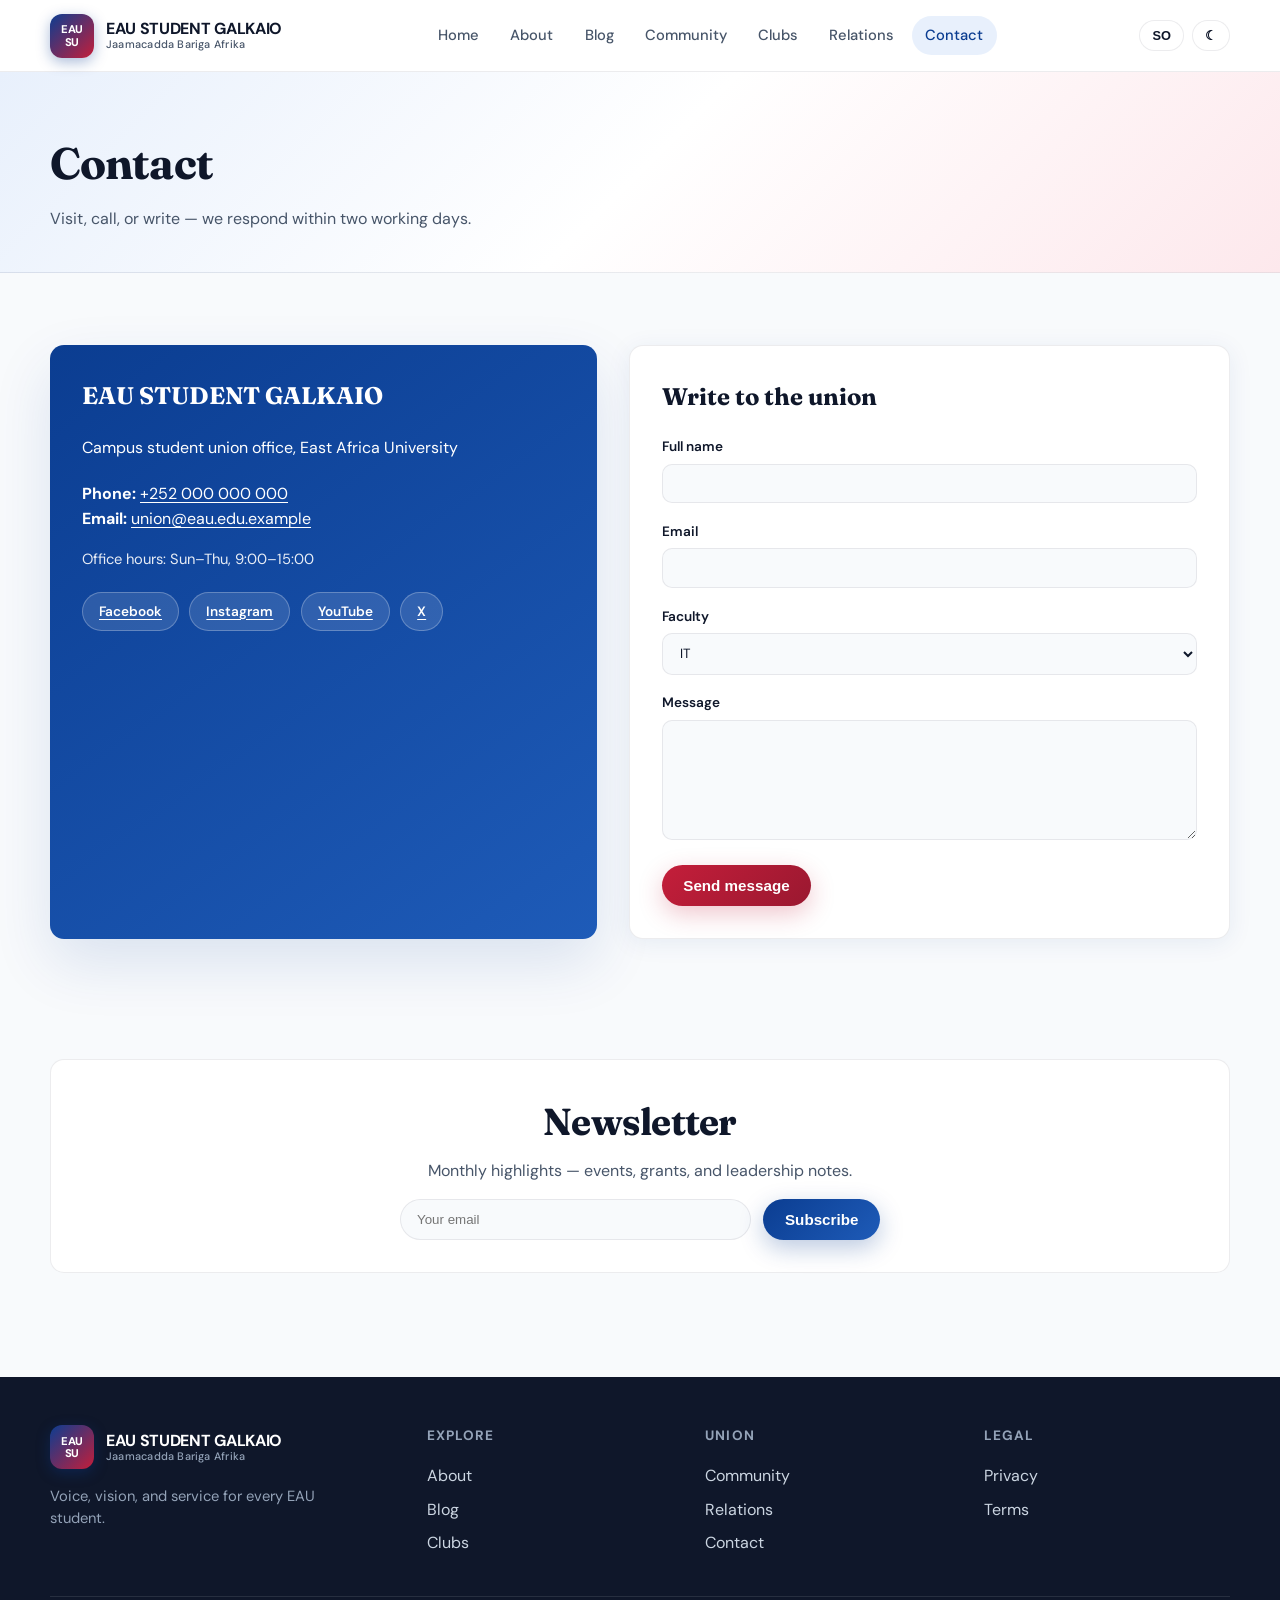
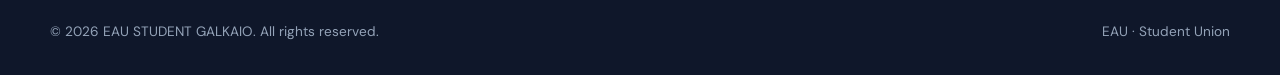
<file: web student/contact.html>
<!DOCTYPE html>
<html lang="en">
  <head>
    <meta charset="utf-8" />
    <meta name="viewport" content="width=device-width, initial-scale=1" />
    <meta name="description" content="Contact EAU STUDENT GALKAIO — student union office." />
    <meta name="theme-color" content="#0b3d91" />
    <title>Contact — EAU STUDENT GALKAIO</title>
    <link rel="preconnect" href="https://fonts.googleapis.com" />
    <link rel="preconnect" href="https://fonts.gstatic.com" crossorigin />
    <link
      href="https://fonts.googleapis.com/css2?family=DM+Sans:ital,opsz,wght@0,9..40,400..700;1,9..40,400..700&family=Fraunces:ital,opsz,wght@0,9..144,500..700;1,9..144,500..700&display=swap"
      rel="stylesheet"
    />
    <link rel="stylesheet" href="css/styles.css" />
  </head>
  <body data-page="contact">
    <a class="skip-link" href="#main">Skip to content</a>
    <div data-include="header"></div>

    <main id="main">
      <div class="page-hero">
        <div class="container">
          <h1 data-i18n="contact.page.title"></h1>
          <p data-i18n="contact.page.sub"></p>
        </div>
      </div>

      <section class="section">
        <div class="container contact-grid">
          <div class="contact-info-block reveal">
            <h2 style="margin-top: 0; font-family: var(--font-display)">EAU STUDENT GALKAIO</h2>
            <p data-i18n="contact.addr"></p>
            <p style="margin: 1.25rem 0 0">
              <strong>Phone:</strong> <a href="tel:+252000000000">+252 000 000 000</a><br />
              <strong>Email:</strong> <a href="mailto:union@eau.edu.example">union@eau.edu.example</a>
            </p>
            <p style="margin: 1rem 0 0; font-size: 0.92rem; opacity: 0.9">Office hours: Sun–Thu, 9:00–15:00</p>
            <div class="social-row">
              <a href="#" rel="noopener noreferrer">Facebook</a>
              <a href="#" rel="noopener noreferrer">Instagram</a>
              <a href="#" rel="noopener noreferrer">YouTube</a>
              <a href="#" rel="noopener noreferrer">X</a>
            </div>
          </div>
          <div class="form-card reveal">
            <h2 style="margin-top: 0; font-family: var(--font-display)">Write to the union</h2>
            <form data-demo-form>
              <div class="form-group">
                <label for="c-name">Full name</label>
                <input id="c-name" name="name" type="text" autocomplete="name" required />
              </div>
              <div class="form-group">
                <label for="c-email">Email</label>
                <input id="c-email" name="email" type="email" autocomplete="email" required />
              </div>
              <div class="form-group">
                <label for="c-faculty">Faculty</label>
                <select id="c-faculty" name="faculty">
                  <option>IT</option>
                  <option>BBA</option>
                  <option>Social Science</option>
                  <option>Sharia &amp; Law</option>
                  <option>Health Science</option>
                  <option>Medicine</option>
                  <option>Civil Engineering</option>
                </select>
              </div>
              <div class="form-group">
                <label for="c-msg">Message</label>
                <textarea id="c-msg" name="message" required></textarea>
              </div>
              <button type="submit" class="btn btn-red" data-i18n="contact.form.send"></button>
            </form>
          </div>
        </div>
      </section>

      <section class="section" style="padding-top: 0">
        <div class="container">
          <div class="newsletter reveal">
            <h3 class="section-title" style="margin-bottom: 0.35rem" data-i18n="newsletter.title"></h3>
            <p style="margin: 0; color: var(--muted)" data-i18n="newsletter.sub"></p>
            <form data-demo-form>
              <label class="visually-hidden" for="nl2">Email</label>
              <input id="nl2" type="email" required data-i18n-placeholder="newsletter.placeholder" />
              <button type="submit" class="btn btn-primary" data-i18n="newsletter.btn"></button>
            </form>
          </div>
        </div>
      </section>
    </main>

    <div data-include="footer"></div>
    <script src="js/app.js" defer></script>
  </body>
</html>
</file>
<file: web student/css/styles.css>
/* EAU STUDENT GALKAIO — Design system */
:root {
  --brand-blue: #0b3d91;
  --brand-blue-light: #1e5bb8;
  --brand-blue-soft: #e8f0fc;
  --brand-red: #c41e3a;
  --brand-red-dark: #9a1830;
  --brand-red-soft: #fde8ec;
  --ink: #0f172a;
  --muted: #475569;
  --line: rgba(15, 23, 42, 0.08);
  --surface: #ffffff;
  --surface-2: #f8fafc;
  --shadow: 0 4px 24px rgba(11, 61, 145, 0.08);
  --shadow-lg: 0 24px 60px rgba(11, 61, 145, 0.12);
  --radius: 14px;
  --radius-sm: 10px;
  --font-sans: "DM Sans", system-ui, sans-serif;
  --font-display: "Fraunces", Georgia, serif;
  --header-h: 72px;
  --ease-out: cubic-bezier(0.22, 1, 0.36, 1);
}

[data-theme="dark"] {
  --ink: #f1f5f9;
  --muted: #94a3b8;
  --line: rgba(241, 245, 249, 0.08);
  --surface: #0f172a;
  --surface-2: #1e293b;
  --shadow: 0 4px 24px rgba(0, 0, 0, 0.35);
  --shadow-lg: 0 24px 60px rgba(0, 0, 0, 0.45);
  --brand-blue-soft: rgba(30, 91, 184, 0.15);
  --brand-red-soft: rgba(196, 30, 58, 0.12);
}

*,
*::before,
*::after {
  box-sizing: border-box;
}

html {
  scroll-behavior: smooth;
}

body {
  margin: 0;
  font-family: var(--font-sans);
  font-size: 1rem;
  line-height: 1.6;
  color: var(--ink);
  background: var(--surface-2);
  min-height: 100vh;
  -webkit-font-smoothing: antialiased;
}

img {
  max-width: 100%;
  height: auto;
  display: block;
}

a {
  color: var(--brand-blue);
  text-decoration: none;
  transition: color 0.2s var(--ease-out);
}

a:hover {
  color: var(--brand-red);
}

:focus-visible {
  outline: 2px solid var(--brand-red);
  outline-offset: 3px;
}

.container {
  width: min(1180px, 100% - 2.5rem);
  margin-inline: auto;
}

.skip-link {
  position: absolute;
  left: -9999px;
  top: auto;
  width: 1px;
  height: 1px;
  overflow: hidden;
}

.visually-hidden {
  position: absolute;
  width: 1px;
  height: 1px;
  padding: 0;
  margin: -1px;
  overflow: hidden;
  clip: rect(0, 0, 0, 0);
  white-space: nowrap;
  border: 0;
}

.skip-link:focus {
  position: fixed;
  left: 1rem;
  top: 1rem;
  width: auto;
  height: auto;
  padding: 0.75rem 1rem;
  background: var(--brand-blue);
  color: #fff;
  z-index: 9999;
  border-radius: var(--radius-sm);
}

/* Header */
.site-header {
  position: sticky;
  top: 0;
  z-index: 1000;
  height: var(--header-h);
  background: color-mix(in srgb, var(--surface) 92%, transparent);
  backdrop-filter: blur(12px);
  border-bottom: 1px solid var(--line);
  transition: box-shadow 0.3s var(--ease-out);
}

.site-header.is-scrolled {
  box-shadow: var(--shadow);
}

.header-inner {
  height: 100%;
  display: flex;
  align-items: center;
  justify-content: space-between;
  gap: 1.5rem;
}

.brand {
  display: flex;
  align-items: center;
  gap: 0.75rem;
  color: var(--ink);
  font-weight: 700;
  letter-spacing: -0.02em;
}

.brand-mark {
  width: 44px;
  height: 44px;
  border-radius: 12px;
  background: linear-gradient(135deg, var(--brand-blue), var(--brand-red));
  display: grid;
  place-items: center;
  color: #fff;
  font-size: 0.7rem;
  font-weight: 800;
  line-height: 1.1;
  text-align: center;
  box-shadow: 0 4px 14px rgba(11, 61, 145, 0.35);
}

.brand-text {
  display: flex;
  flex-direction: column;
  line-height: 1.15;
}

.brand-text small {
  font-size: 0.68rem;
  font-weight: 500;
  color: var(--muted);
  letter-spacing: 0.02em;
}

.nav-desktop {
  display: flex;
  align-items: center;
  gap: 0.25rem;
}

.nav-desktop a {
  padding: 0.5rem 0.85rem;
  border-radius: 999px;
  color: var(--muted);
  font-weight: 500;
  font-size: 0.92rem;
}

.nav-desktop a:hover,
.nav-desktop a.is-active {
  color: var(--brand-blue);
  background: var(--brand-blue-soft);
}

[data-theme="dark"] .nav-desktop a:hover,
[data-theme="dark"] .nav-desktop a.is-active {
  color: #fff;
}

.header-actions {
  display: flex;
  align-items: center;
  gap: 0.5rem;
}

.lang-toggle,
.theme-toggle,
.nav-toggle {
  border: 1px solid var(--line);
  background: var(--surface);
  color: var(--ink);
  padding: 0.45rem 0.75rem;
  border-radius: 999px;
  font-size: 0.8rem;
  font-weight: 600;
  cursor: pointer;
  transition: transform 0.2s var(--ease-out), border-color 0.2s, background 0.2s;
}

.lang-toggle:hover,
.theme-toggle:hover {
  border-color: var(--brand-blue);
  transform: translateY(-1px);
}

.nav-toggle {
  display: none;
  padding: 0.5rem;
}

.nav-mobile {
  display: none;
  position: fixed;
  inset: var(--header-h) 0 0 0;
  background: var(--surface);
  padding: 1.5rem;
  flex-direction: column;
  gap: 0.25rem;
  border-top: 1px solid var(--line);
  z-index: 999;
  overflow-y: auto;
}

.nav-mobile.is-open {
  display: flex;
}

.nav-mobile a {
  padding: 0.85rem 1rem;
  border-radius: var(--radius-sm);
  color: var(--ink);
  font-weight: 600;
}

.nav-mobile a:hover,
.nav-mobile a.is-active {
  background: var(--brand-blue-soft);
  color: var(--brand-blue);
}

@media (max-width: 1024px) {
  .nav-desktop {
    display: none;
  }
  .nav-toggle {
    display: grid;
    place-items: center;
  }
}

/* Buttons */
.btn {
  display: inline-flex;
  align-items: center;
  justify-content: center;
  gap: 0.5rem;
  padding: 0.75rem 1.35rem;
  border-radius: 999px;
  font-weight: 600;
  font-size: 0.95rem;
  border: none;
  cursor: pointer;
  transition: transform 0.25s var(--ease-out), box-shadow 0.25s, background 0.2s;
}

.btn:active {
  transform: scale(0.98);
}

.btn-primary {
  background: linear-gradient(135deg, var(--brand-blue), var(--brand-blue-light));
  color: #fff;
  box-shadow: 0 8px 24px rgba(11, 61, 145, 0.28);
}

.btn-primary:hover {
  box-shadow: 0 12px 32px rgba(11, 61, 145, 0.35);
  color: #fff;
}

.btn-outline {
  background: transparent;
  color: var(--brand-blue);
  border: 2px solid var(--brand-blue);
}

.btn-outline:hover {
  background: var(--brand-blue-soft);
  color: var(--brand-blue);
}

.btn-ghost {
  background: var(--surface);
  color: var(--ink);
  border: 1px solid var(--line);
}

.btn-ghost:hover {
  border-color: var(--brand-red);
  color: var(--brand-red);
}

.btn-red {
  background: linear-gradient(135deg, var(--brand-red), var(--brand-red-dark));
  color: #fff;
  box-shadow: 0 8px 24px rgba(196, 30, 58, 0.25);
}

.btn-red:hover {
  color: #fff;
  box-shadow: 0 12px 28px rgba(196, 30, 58, 0.35);
}

/* Hero */
.hero {
  position: relative;
  min-height: min(88vh, 820px);
  display: flex;
  align-items: center;
  padding: 4rem 0 5rem;
  overflow: hidden;
}

.hero-bg {
  position: absolute;
  inset: 0;
  background: linear-gradient(
      120deg,
      rgba(11, 61, 145, 0.92) 0%,
      rgba(11, 61, 145, 0.75) 45%,
      rgba(196, 30, 58, 0.55) 100%
    ),
    url("https://images.unsplash.com/photo-1523050854058-8df90110c9f1?auto=format&fit=crop&w=2000&q=80")
      center/cover no-repeat;
  z-index: 0;
}

.hero-bg::after {
  content: "";
  position: absolute;
  inset: 0;
  background: radial-gradient(ellipse 80% 50% at 50% 100%, rgba(0, 0, 0, 0.35), transparent);
  pointer-events: none;
}

.hero .container {
  position: relative;
  z-index: 1;
}

.hero-content {
  max-width: 640px;
  color: #fff;
}

.hero-badge {
  display: inline-flex;
  align-items: center;
  gap: 0.5rem;
  padding: 0.35rem 0.9rem;
  border-radius: 999px;
  background: rgba(255, 255, 255, 0.12);
  border: 1px solid rgba(255, 255, 255, 0.2);
  font-size: 0.8rem;
  font-weight: 600;
  margin-bottom: 1.25rem;
  animation: fadeUp 0.8s var(--ease-out) both;
}

.hero h1 {
  font-family: var(--font-display);
  font-size: clamp(2.1rem, 4.5vw, 3.35rem);
  font-weight: 700;
  line-height: 1.12;
  margin: 0 0 1rem;
  letter-spacing: -0.02em;
  animation: fadeUp 0.8s 0.08s var(--ease-out) both;
}

.hero p.subtitle {
  font-size: 1.15rem;
  opacity: 0.95;
  margin: 0 0 2rem;
  max-width: 520px;
  animation: fadeUp 0.8s 0.16s var(--ease-out) both;
}

.hero-cta {
  display: flex;
  flex-wrap: wrap;
  gap: 0.75rem;
  margin-bottom: 2.5rem;
  animation: fadeUp 0.8s 0.24s var(--ease-out) both;
}

.hero-cta .btn-primary {
  background: #fff;
  color: var(--brand-blue);
  box-shadow: 0 8px 28px rgba(0, 0, 0, 0.15);
}

.hero-cta .btn-primary:hover {
  color: var(--brand-red);
}

.hero-cta .btn-outline {
  border-color: rgba(255, 255, 255, 0.65);
  color: #fff;
  background: rgba(255, 255, 255, 0.08);
}

.hero-cta .btn-outline:hover {
  background: rgba(255, 255, 255, 0.18);
  color: #fff;
  border-color: #fff;
}

@keyframes fadeUp {
  from {
    opacity: 0;
    transform: translateY(18px);
  }
  to {
    opacity: 1;
    transform: translateY(0);
  }
}

/* Stats */
.stats-row {
  display: grid;
  grid-template-columns: repeat(4, 1fr);
  gap: 1rem;
  animation: fadeUp 0.8s 0.32s var(--ease-out) both;
}

@media (max-width: 900px) {
  .stats-row {
    grid-template-columns: repeat(2, 1fr);
  }
}

.stat-card {
  background: rgba(255, 255, 255, 0.1);
  border: 1px solid rgba(255, 255, 255, 0.18);
  border-radius: var(--radius);
  padding: 1.15rem 1.25rem;
  backdrop-filter: blur(8px);
}

.stat-card .num {
  font-family: var(--font-display);
  font-size: clamp(1.75rem, 3vw, 2.35rem);
  font-weight: 700;
  color: #fff;
  line-height: 1.1;
}

.stat-card .label {
  font-size: 0.82rem;
  color: rgba(255, 255, 255, 0.85);
  margin-top: 0.35rem;
}

/* Sections */
.section {
  padding: 4.5rem 0;
}

.section-header {
  text-align: center;
  max-width: 640px;
  margin: 0 auto 3rem;
}

.section-eyebrow {
  display: inline-block;
  font-size: 0.78rem;
  font-weight: 700;
  letter-spacing: 0.12em;
  text-transform: uppercase;
  color: var(--brand-red);
  margin-bottom: 0.5rem;
}

.section-title {
  font-family: var(--font-display);
  font-size: clamp(1.75rem, 3vw, 2.35rem);
  margin: 0 0 0.75rem;
  letter-spacing: -0.02em;
}

.section-desc {
  margin: 0;
  color: var(--muted);
}

.card-grid {
  display: grid;
  gap: 1.5rem;
}

.card {
  background: var(--surface);
  border-radius: var(--radius);
  border: 1px solid var(--line);
  overflow: hidden;
  box-shadow: var(--shadow);
  transition: transform 0.35s var(--ease-out), box-shadow 0.35s, border-color 0.25s;
}

.card:hover {
  transform: translateY(-6px);
  box-shadow: var(--shadow-lg);
  border-color: color-mix(in srgb, var(--brand-blue) 25%, var(--line));
}

.card-body {
  padding: 1.5rem;
}

.card-thumb {
  aspect-ratio: 16/10;
  object-fit: cover;
  width: 100%;
}

/* Reveal on scroll */
.reveal {
  opacity: 0;
  transform: translateY(28px);
  transition: opacity 0.7s var(--ease-out), transform 0.7s var(--ease-out);
}

.reveal.is-visible {
  opacity: 1;
  transform: translateY(0);
}

/* About — featured chairman */
.feature-chair {
  display: grid;
  grid-template-columns: 1fr 1.1fr;
  gap: 2rem;
  align-items: center;
  margin-bottom: 4rem;
}

@media (max-width: 900px) {
  .feature-chair {
    grid-template-columns: 1fr;
  }
}

.feature-chair-visual {
  position: relative;
  border-radius: calc(var(--radius) + 4px);
  overflow: hidden;
  box-shadow: var(--shadow-lg);
  aspect-ratio: 4/5;
  max-height: 480px;
}

.feature-chair-visual img {
  width: 100%;
  height: 100%;
  object-fit: cover;
}

.feature-chair-visual::after {
  content: "";
  position: absolute;
  inset: 0;
  background: linear-gradient(180deg, transparent 40%, rgba(11, 61, 145, 0.85));
  pointer-events: none;
}

.feature-badge {
  position: absolute;
  top: 1.25rem;
  left: 1.25rem;
  z-index: 2;
  background: var(--brand-red);
  color: #fff;
  padding: 0.4rem 0.9rem;
  border-radius: 999px;
  font-size: 0.75rem;
  font-weight: 700;
  text-transform: uppercase;
  letter-spacing: 0.06em;
}

.feature-chair-copy h2 {
  font-family: var(--font-display);
  font-size: clamp(1.6rem, 2.5vw, 2rem);
  margin: 0 0 0.5rem;
}

.feature-chair-copy .role {
  color: var(--brand-red);
  font-weight: 600;
  margin-bottom: 1rem;
}

.feature-chair-copy blockquote {
  margin: 0;
  padding-left: 1.25rem;
  border-left: 4px solid var(--brand-blue);
  color: var(--muted);
  font-style: italic;
}

/* Chair timeline */
.chairs-grid {
  display: grid;
  grid-template-columns: repeat(auto-fill, minmax(240px, 1fr));
  gap: 1.25rem;
}

.chair-card {
  background: var(--surface);
  border-radius: var(--radius);
  border: 1px solid var(--line);
  padding: 1.25rem;
  text-align: center;
  transition: transform 0.3s var(--ease-out), box-shadow 0.3s;
}

.chair-card:hover {
  transform: translateY(-5px);
  box-shadow: var(--shadow-lg);
}

.chair-avatar {
  width: 100px;
  height: 100px;
  border-radius: 50%;
  margin: 0 auto 1rem;
  object-fit: cover;
  border: 3px solid var(--brand-blue-soft);
  box-shadow: 0 4px 16px rgba(11, 61, 145, 0.15);
}

.chair-name {
  font-weight: 700;
  margin: 0 0 0.25rem;
}

.chair-term {
  font-size: 0.85rem;
  color: var(--brand-red);
  font-weight: 600;
  margin-bottom: 0.5rem;
}

.chair-desc {
  font-size: 0.88rem;
  color: var(--muted);
  margin: 0;
}

/* Faculty */
.faculty-grid {
  display: grid;
  grid-template-columns: repeat(auto-fill, minmax(300px, 1fr));
  gap: 1.5rem;
}

.faculty-card {
  background: var(--surface);
  border-radius: var(--radius);
  border: 1px solid var(--line);
  padding: 1.5rem;
  display: flex;
  flex-direction: column;
  gap: 1.25rem;
  transition: transform 0.3s var(--ease-out), box-shadow 0.3s;
}

.faculty-card:hover {
  transform: translateY(-4px);
  box-shadow: var(--shadow-lg);
}

.faculty-title {
  font-family: var(--font-display);
  font-size: 1.2rem;
  margin: 0;
  padding-bottom: 0.75rem;
  border-bottom: 2px solid var(--brand-blue-soft);
  color: var(--brand-blue);
}

.faculty-leaders {
  display: grid;
  grid-template-columns: 1fr 1fr;
  gap: 1rem;
}

.leader {
  text-align: center;
}

.leader img {
  width: 72px;
  height: 72px;
  border-radius: 50%;
  margin: 0 auto 0.5rem;
  object-fit: cover;
  border: 2px solid var(--line);
}

.leader strong {
  display: block;
  font-size: 0.9rem;
}

.leader span {
  font-size: 0.75rem;
  color: var(--muted);
}

.faculty-social {
  display: flex;
  justify-content: center;
  gap: 0.5rem;
  margin-top: auto;
}

.faculty-social a {
  width: 36px;
  height: 36px;
  border-radius: 50%;
  display: grid;
  place-items: center;
  background: var(--surface-2);
  border: 1px solid var(--line);
  color: var(--muted);
  font-size: 0.85rem;
  transition: background 0.2s, color 0.2s, transform 0.2s;
}

.faculty-social a:hover {
  background: var(--brand-blue);
  color: #fff;
  border-color: var(--brand-blue);
  transform: scale(1.08);
}

/* Blog */
.blog-grid {
  display: grid;
  grid-template-columns: repeat(auto-fill, minmax(320px, 1fr));
  gap: 1.5rem;
}

.post-meta {
  display: flex;
  flex-wrap: wrap;
  gap: 0.75rem;
  font-size: 0.82rem;
  color: var(--muted);
  margin-bottom: 0.75rem;
}

/* Community */
.two-col {
  display: grid;
  grid-template-columns: 1fr 1fr;
  gap: 2rem;
  align-items: start;
}

@media (max-width: 900px) {
  .two-col {
    grid-template-columns: 1fr;
  }
}

.gallery {
  display: grid;
  grid-template-columns: repeat(3, 1fr);
  gap: 0.75rem;
}

.gallery img {
  width: 100%;
  aspect-ratio: 1;
  object-fit: cover;
  border-radius: var(--radius-sm);
  transition: transform 0.35s var(--ease-out);
}

.gallery img:hover {
  transform: scale(1.03);
}

@media (max-width: 600px) {
  .gallery {
    grid-template-columns: repeat(2, 1fr);
  }
}

.testimonial {
  background: var(--surface);
  border-radius: var(--radius);
  border: 1px solid var(--line);
  padding: 1.5rem;
  position: relative;
}

.testimonial::before {
  content: "“";
  font-family: var(--font-display);
  font-size: 3rem;
  color: var(--brand-blue-soft);
  position: absolute;
  top: 0.5rem;
  right: 1rem;
  line-height: 1;
}

.testimonial p {
  margin: 0 0 1rem;
  color: var(--muted);
}

.testimonial cite {
  font-style: normal;
  font-weight: 700;
  color: var(--brand-blue);
}

/* Clubs */
.clubs-grid {
  display: grid;
  grid-template-columns: repeat(auto-fill, minmax(320px, 1fr));
  gap: 1.5rem;
}

.club-icon-wrap {
  width: 56px;
  height: 56px;
  border-radius: 14px;
  background: linear-gradient(135deg, var(--brand-blue-soft), var(--brand-red-soft));
  display: grid;
  place-items: center;
  font-size: 1.5rem;
  margin-bottom: 1rem;
}

/* Relations */
.relations-split {
  display: grid;
  grid-template-columns: 1fr 1fr;
  gap: 2rem;
}

@media (max-width: 900px) {
  .relations-split {
    grid-template-columns: 1fr;
  }
}

.form-card {
  background: var(--surface);
  border-radius: var(--radius);
  border: 1px solid var(--line);
  padding: 2rem;
  box-shadow: var(--shadow);
}

.form-group {
  margin-bottom: 1.1rem;
}

.form-group label {
  display: block;
  font-size: 0.85rem;
  font-weight: 600;
  margin-bottom: 0.35rem;
}

.form-group input,
.form-group textarea,
.form-group select {
  width: 100%;
  padding: 0.65rem 0.85rem;
  border-radius: var(--radius-sm);
  border: 1px solid var(--line);
  background: var(--surface-2);
  color: var(--ink);
  font-family: inherit;
}

.form-group textarea {
  min-height: 120px;
  resize: vertical;
}

/* Calendar */
.calendar-wrap {
  background: var(--surface);
  border-radius: var(--radius);
  border: 1px solid var(--line);
  padding: 1.5rem;
  box-shadow: var(--shadow);
}

.calendar-head {
  display: flex;
  justify-content: space-between;
  align-items: center;
  margin-bottom: 1rem;
}

.calendar-head h3 {
  margin: 0;
  font-family: var(--font-display);
}

.cal-nav {
  display: flex;
  gap: 0.5rem;
}

.cal-nav button {
  width: 36px;
  height: 36px;
  border-radius: 8px;
  border: 1px solid var(--line);
  background: var(--surface-2);
  cursor: pointer;
  color: var(--ink);
}

.cal-grid {
  display: grid;
  grid-template-columns: repeat(7, 1fr);
  gap: 0.35rem;
  text-align: center;
  font-size: 0.75rem;
}

.cal-dow {
  font-weight: 700;
  color: var(--muted);
  padding: 0.35rem 0;
}

.cal-cell {
  aspect-ratio: 1;
  display: grid;
  place-items: center;
  border-radius: 8px;
  font-size: 0.85rem;
  color: var(--muted);
}

.cal-cell.muted {
  opacity: 0.35;
}

.cal-cell.has-event {
  background: var(--brand-blue-soft);
  color: var(--brand-blue);
  font-weight: 700;
  cursor: pointer;
  border: 1px solid color-mix(in srgb, var(--brand-blue) 30%, transparent);
}

.cal-cell.today {
  outline: 2px solid var(--brand-red);
}

.cal-events-list {
  margin-top: 1.25rem;
  padding-top: 1.25rem;
  border-top: 1px solid var(--line);
  font-size: 0.88rem;
}

.cal-events-list li {
  margin-bottom: 0.5rem;
  color: var(--muted);
}

/* Contact */
.contact-grid {
  display: grid;
  grid-template-columns: 1fr 1.1fr;
  gap: 2rem;
}

@media (max-width: 900px) {
  .contact-grid {
    grid-template-columns: 1fr;
  }
}

.contact-info-block {
  background: linear-gradient(145deg, var(--brand-blue), var(--brand-blue-light));
  color: #fff;
  border-radius: var(--radius);
  padding: 2rem;
  box-shadow: var(--shadow-lg);
}

.contact-info-block a {
  color: #fff;
  text-decoration: underline;
  text-underline-offset: 3px;
}

.social-row {
  display: flex;
  flex-wrap: wrap;
  gap: 0.65rem;
  margin-top: 1.25rem;
}

.social-row a {
  padding: 0.5rem 1rem;
  border-radius: 999px;
  background: rgba(255, 255, 255, 0.12);
  border: 1px solid rgba(255, 255, 255, 0.25);
  color: #fff;
  font-size: 0.85rem;
  font-weight: 600;
}

.social-row a:hover {
  background: #fff;
  color: var(--brand-blue);
}

.newsletter {
  margin-top: 3rem;
  padding: 2rem;
  border-radius: var(--radius);
  background: var(--surface);
  border: 1px solid var(--line);
  text-align: center;
}

.newsletter form {
  display: flex;
  flex-wrap: wrap;
  gap: 0.75rem;
  justify-content: center;
  margin-top: 1rem;
  max-width: 480px;
  margin-inline: auto;
}

.newsletter input[type="email"] {
  flex: 1;
  min-width: 200px;
  padding: 0.75rem 1rem;
  border-radius: 999px;
  border: 1px solid var(--line);
  background: var(--surface-2);
  color: var(--ink);
}

/* Footer */
.site-footer {
  background: var(--ink);
  color: #e2e8f0;
  padding: 3rem 0 2rem;
  margin-top: 2rem;
}

[data-theme="dark"] .site-footer {
  background: #020617;
  border-top: 1px solid var(--line);
}

.site-footer a {
  color: #cbd5e1;
}

.site-footer a:hover {
  color: #fff;
}

.footer-grid {
  display: grid;
  grid-template-columns: 1.4fr repeat(3, 1fr);
  gap: 2rem;
  margin-bottom: 2rem;
}

@media (max-width: 900px) {
  .footer-grid {
    grid-template-columns: 1fr 1fr;
  }
}

@media (max-width: 520px) {
  .footer-grid {
    grid-template-columns: 1fr;
  }
}

.footer-brand .brand {
  color: #fff;
}

.footer-brand .brand-text small {
  color: #94a3b8;
}

.footer-col h4 {
  margin: 0 0 1rem;
  font-size: 0.85rem;
  text-transform: uppercase;
  letter-spacing: 0.08em;
  color: #94a3b8;
}

.footer-col ul {
  list-style: none;
  margin: 0;
  padding: 0;
}

.footer-col li {
  margin-bottom: 0.5rem;
}

.footer-bottom {
  padding-top: 1.5rem;
  border-top: 1px solid rgba(255, 255, 255, 0.1);
  font-size: 0.85rem;
  color: #94a3b8;
  display: flex;
  flex-wrap: wrap;
  justify-content: space-between;
  gap: 1rem;
}

/* Page hero inner */
.page-hero {
  padding: 3.5rem 0 2.5rem;
  background: linear-gradient(135deg, var(--brand-blue-soft) 0%, var(--surface) 50%, var(--brand-red-soft) 100%);
  border-bottom: 1px solid var(--line);
}

.page-hero h1 {
  font-family: var(--font-display);
  font-size: clamp(2rem, 4vw, 2.75rem);
  margin: 0 0 0.5rem;
  letter-spacing: -0.02em;
}

.page-hero p {
  margin: 0;
  color: var(--muted);
  max-width: 560px;
}

/* Lists */
.check-list {
  list-style: none;
  padding: 0;
  margin: 0;
}

.check-list li {
  padding: 0.5rem 0 0.5rem 1.75rem;
  position: relative;
  color: var(--muted);
}

.check-list li::before {
  content: "";
  position: absolute;
  left: 0;
  top: 0.85rem;
  width: 8px;
  height: 8px;
  border-radius: 50%;
  background: var(--brand-red);
  box-shadow: 0 0 0 3px var(--brand-red-soft);
}

/* Leadership strip (home) */
.lead-strip {
  display: grid;
  grid-template-columns: repeat(auto-fill, minmax(200px, 1fr));
  gap: 1rem;
}

.lead-mini {
  text-align: center;
  padding: 1rem;
  background: var(--surface);
  border-radius: var(--radius-sm);
  border: 1px solid var(--line);
  transition: transform 0.25s var(--ease-out);
}

.lead-mini:hover {
  transform: translateY(-3px);
}

.lead-mini img {
  width: 64px;
  height: 64px;
  border-radius: 50%;
  margin: 0 auto 0.5rem;
  object-fit: cover;
}

.lead-mini strong {
  font-size: 0.88rem;
  display: block;
}

.lead-mini span {
  font-size: 0.72rem;
  color: var(--muted);
}
</file>
